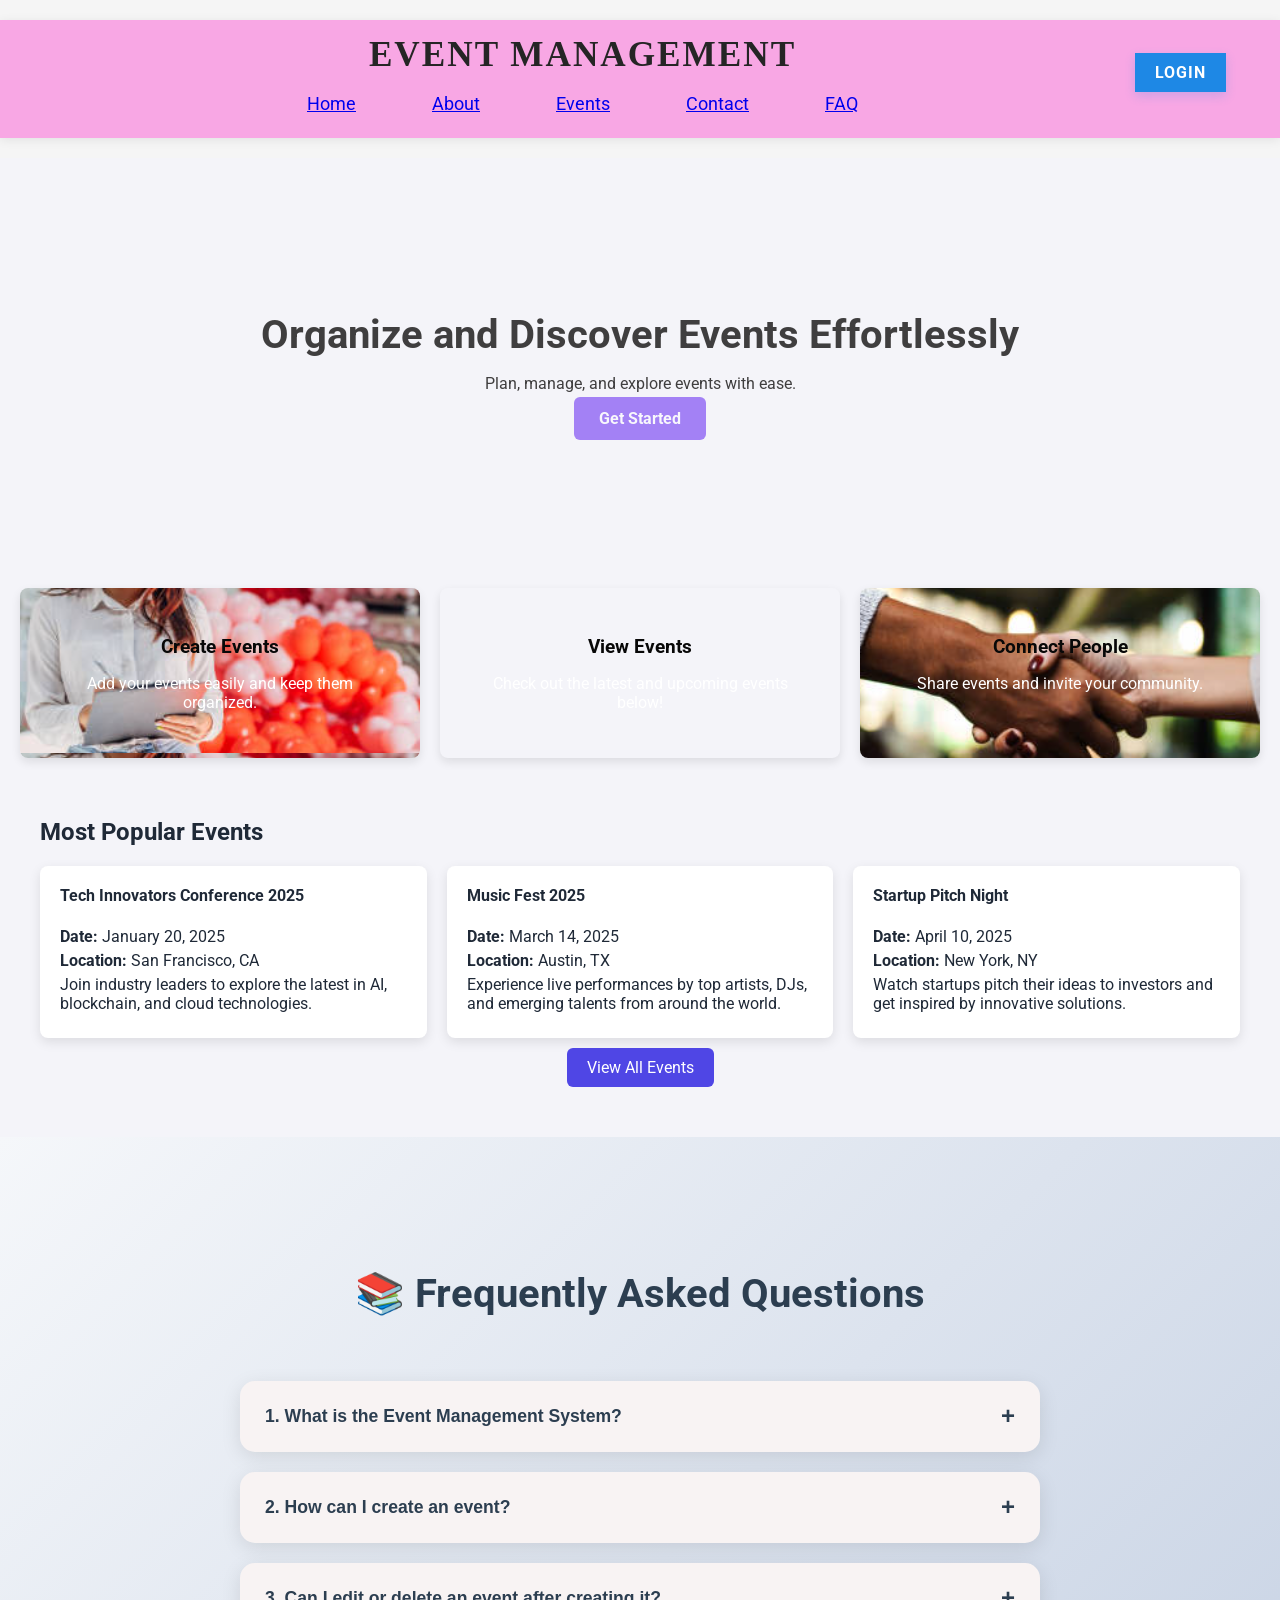
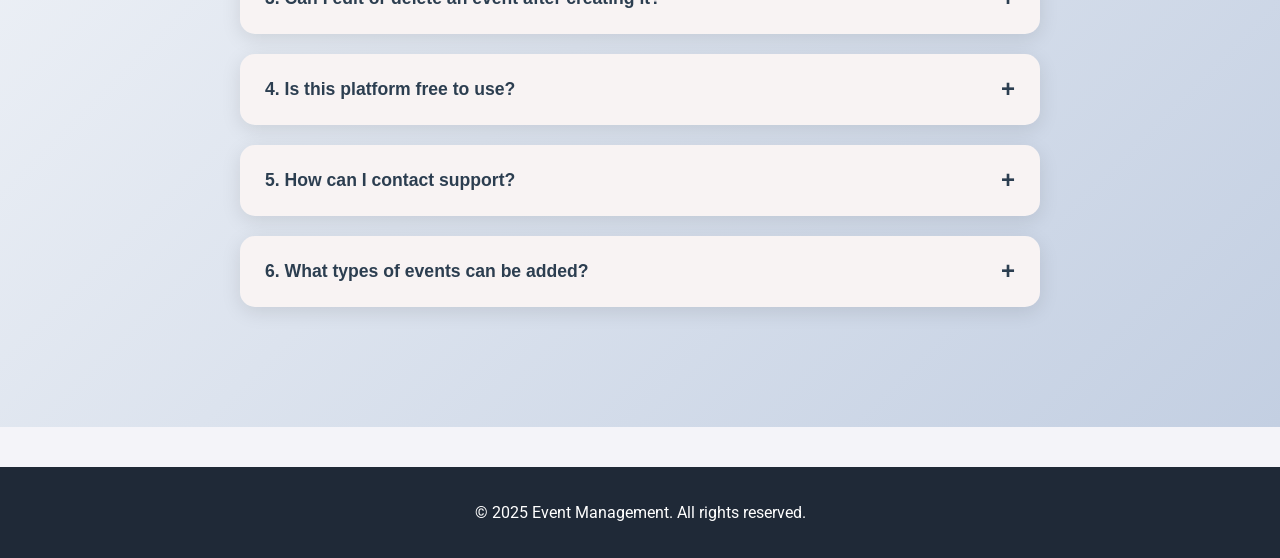
<file: frontend/index.html>
<!DOCTYPE html>
<html lang="en">
<head>
  <meta charset="UTF-8">
  <title>Event Management</title>
  <link href="https://fonts.googleapis.com/css2?family=Roboto:wght@400;700&display=swap" rel="stylesheet">
  <style>
    body {
      font-family: 'Roboto', sans-serif;
      margin: 0;
      padding: 0;
      background: #f4f4f9;
      color: #1f2937;
    }

    header {
      background:whitesmoke;
      color: white;
      padding: 20px 0;
    }

    header .container {
      max-width: 1200px;
      margin: auto;
      display: flex;
      width: 90%;
      justify-content: space-between;
      align-items: center;
    }

    .nav-bar-row {
  display: flex;
  flex-direction: row;
  align-items: flex-start;
  justify-content: space-between;
  width: 100%;
}

.nav-right {
  display: flex;
  align-items: center;
  gap: 16px;
  margin-top: 18px;
  margin-right: 24px;
}
/* Navbar Base */
.navbar {
  display: flex;
  flex-direction: column;
  align-items: center;
  background-color: rgb(248, 167, 228);
  padding: 15px 30px 0 30px;
  box-shadow: 0 2px 10px rgba(0, 0, 0, 0.08);
  position: sticky;
  top: 0;
  z-index: 100;
  transition: background-color 0.3s ease;
/* Center nav-left content vertically and horizontally */
.nav-left {
  display: flex;
  flex-direction: column;
  align-items: center;
  width: 100%;
}

.nav-left .brand-text {
  font-size: 2.2rem;
  font-weight: bold;
  font-family: 'Times New Roman', Times, serif;
  color: rgb(37, 37, 37);
  text-transform: uppercase;
  letter-spacing: 2px;
  margin-bottom: 0.3em;
}

.nav-left a {
  display: inline-block;
  margin: 0 10px;
  font-size: 1.1rem;
}
}

/* Left Branding */
.nav-left .brand-text {
  font-size: 1.8rem;
  font-weight: bold;
  color: #f8f9f9;
  text-transform: uppercase;
  letter-spacing: 1px;
}

/* Right Side Buttons */
.nav-left {
  display: flex;
  flex-direction: column;
  align-items: center;
  width: 100%;
}

.nav-links-row {
  display: flex;
  flex-direction: row;
  justify-content: center;
  gap: 24px;
  margin-bottom: 1em;
}

.nav-left a {
  display: inline-block;
  margin: 0 10px;
  font-size: 1.1rem;
  text-align: center;
  padding: 8px 16px;
}

/* Theme Toggle Button */
.theme-toggle {
  background-color: #f1f1f1;
  color: #333;
}

.theme-toggle:hover {
  background-color: #e0e0e0;
}

/* Login Button */
.login-btn {
  background-color: #1e88e5;
  color: #fff;
  font-weight: 500;
  padding: 10px 20px;
  border-radius:0px;
  transition: background-color 0.3s ease;
  box-shadow: 0 4px 10px rgba(30, 136, 229, 0.2);
  font-size: 1rem;
  font-weight: 600;
  display: flex;
  align-items: center;
  justify-content: center;
  text-decoration: none;
  text-transform: uppercase;
  letter-spacing: 1px;
}
.login-btn:focus {
  outline: none;
  box-shadow: 0 0 0 3px rgba(30, 136, 229, 0.3);
}

/* Dark Mode Support */
body.dark-mode {
  background-color: #121212;
  color: #fff;
}

body.dark-mode .navbar {
  background-color: #1e1e1e;
}

body.dark-mode .theme-toggle {
  background-color: #333;
  color: #fff;
}

body.dark-mode .login-btn {
  background-color: #90caf9;
  color: #000;
}
/* Navbar Responsive */
@media (max-width: 768px) {
  .navbar {
    flex-direction: column;
    align-items: flex-start;
  }

  .nav-right {
    width: 100%;
    justify-content: space-between;
  }

  .nav-right button {
    width: 100%;
    text-align: center;
  }
}

    .hero {
      background: url('https://png.pngtree.com/thumb_back/fh260/background/20210908/pngtree-event-wedding-field-cloth-image_828186.jpg') center/cover no-repeat;
      color: rgba(44, 43, 43, 0.906);
      text-align: center;
      padding: 120px 20px;
    }

    .hero h2 {
      font-size: 2.5rem;
      margin-bottom: 10px;
    }

    .hero .btn {
      background: rgb(163, 129, 245);
      color: #f8f7fc;
      padding: 12px 25px;
      text-decoration: none;
      border-radius: 6px;
      font-weight: bold;
      transition: 0.3s;
    }

    .hero .btn:hover {
      background: #7338e1;
    }

    .features {
      display: grid;
      grid-template-columns: repeat(auto-fit, minmax(300px, 1fr));
      gap: 20px;
      margin-top: 40px;
      padding: 0 20px;
    }

    .feature-card{
      color: white;
      padding: 30px;
      border-radius: 8px;
      box-shadow: 0 4px 10px rgba(16, 16, 16, 0.1);
      text-align: center;
    }


    .feature-card h3 {
      color: #080808;
      margin-bottom: 10px;
    }

    #eventPreview {
      max-width: 1200px;
      margin: 60px auto;
      padding: 0 20px;
    }

    .event-list {
      display: grid;
      grid-template-columns: repeat(auto-fit, minmax(280px, 1fr));
      gap: 20px;
      margin-top: 20px;
    }

    .event-card {
      background: white;
      border-radius: 8px;
      box-shadow: 0 4px 12px rgba(0,0,0,0.1);
      padding: 20px;
      transition: 0.3s;
    }

    .event-card:hover {
      transform: translateY(-5px);
      box-shadow: 0 6px 15px rgba(0,0,0,0.15);
    }

    .event-card h4 {
      margin-top: 0;
      color: #1f2937;
    }

    .event-card p {
      margin: 5px 0;
    }
    .faq-section {
  padding: 100px 20px;
  background: linear-gradient(135deg, #f5f7fa 0%, #c3cfe2 100%);
}

.faq-section h2 {
  text-align: center;
  font-size: 2.5rem;
  margin-bottom: 4rem;
  color: #2c3e50;
}

.faq-container {
  max-width: 800px;
  margin: 0 auto;
}

.faq {
  background: rgb(248, 243, 243);
  margin-bottom: 20px;
  border-radius: 15px;
  box-shadow: 0 5px 20px rgba(0, 0, 0, 0.1);
  overflow: hidden;
  opacity: 0;
  transform: translateX(-50px);
  animation: slideInLeft 0.8s ease-out forwards;
}

.faq:nth-child(1) {
  animation-delay: 0.1s;
}
.faq:nth-child(2) {
  animation-delay: 0.2s;
}
.faq:nth-child(3) {
  animation-delay: 0.3s;
}
.faq:nth-child(4) {
  animation-delay: 0.4s;
}
.faq:nth-child(5) {
  animation-delay: 0.5s;
}
.faq:nth-child(6) {
  animation-delay: 0.6s;
}

@keyframes slideInLeft {
  to {
    opacity: 1;
    transform: translateX(0);
  }
}

.faq-question {
  width: 100%;
  padding: 25px;
  background: none;
  border: none;
  text-align: left;
  font-size: 1.1rem;
  font-weight: 600;
  color: #2c3e50;
  cursor: pointer;
  transition: all 0.3s ease;
  position: relative;
}

.faq-question::after {
  content: "+";
  position: absolute;
  right: 25px;
  top: 50%;
  transform: translateY(-50%);
  font-size: 1.5rem;
  transition: transform 0.3s ease;
}

.faq-question:hover {
  background: #f8f9fa;
}

.faq-question.active::after {
  transform: translateY(-50%) rotate(45deg);
}

.faq-answer {
  padding: 0 25px;
  max-height: 0;
  overflow: hidden;
  transition: all 0.3s ease;
  background: #f8f9fa;
  color: #6c757d;
  line-height: 1.6;
}

.faq-answer.active {
  padding: 25px;
  max-height: 200px;
}

    footer {
      text-align: center;
      padding: 20px;
      background: #1f2937;
      color: white;
      margin-top: 40px;
    }

    .faq-answer.active {
  padding: 25px;
  max-height: 200px;
}

  </style>
</head>
<body>
  <header>
        <nav class="navbar">
    <div class="nav-bar-row">
      <div class="nav-left">
        <span class="brand-text center-brand">EVENT MANAGEMENT </span>
        <div class="nav-links-row">
          <a href="index.html" class="nav-link">Home</a>
          <a href="about.html" class="nav-link">About</a>
          <a href="dashboard.html" class="nav-link">Events</a>
          <a href="contact.html" class="nav-link">Contact</a>
          <a href="index.html#FAQ" class="nav-link">FAQ</a>
        </div>
      </div>
      <div class="nav-right">
      <a href="register.html" class="login-btn" id="loginNavBtn"><b>Login</b></a>
      </div>
    </div>
  </nav>
  </header>

  <section class="hero">
    <div class="container">
      <h2>Organize and Discover Events Effortlessly</h2>
      <p>Plan, manage, and explore events with ease.</p>
      <a href="dashboard.html" class="btn">Get Started</a>
    </div>
  </section>

  <section class="features container">
    <div class="feature-card" style ="background-image: url('createe.png');">

      <h3>Create Events</h3>
      <p>Add your events easily and keep them organized.</p>
    </div>
    <div class="feature-card" style ="background-image: url('https://media.istockphoto.com/id/953517736/photo/wedding-planner-background.jpg?s=612x612&w=0&k=20&c=8dkczTP-UyL8myJbEBThqxk5tCvvfCVEopHzl_fogf0=');">
      <h3>View Events</h3>
      <p>Check out the latest and upcoming events below!</p>
    </div>
    <div class="feature-card" style ="background-image: url('connect.png');">
      <h3>Connect People</h3>
      <p>Share events and invite your community.</p>
    </div>
  </section>

  <section id="eventPreview">
    <h2>Most Popular Events </h2>
    <div id="eventList" class="event-list">
  <div class="event-card">
    <h4>Tech Innovators Conference 2025</h4>
    <p><strong>Date:</strong> January 20, 2025</p>
    <p><strong>Location:</strong> San Francisco, CA</p>
    <p>Join industry leaders to explore the latest in AI, blockchain, and cloud technologies.</p>
  </div>

  <div class="event-card">
    <h4>Music Fest 2025</h4>
    <p><strong>Date:</strong> March 14, 2025</p>
    <p><strong>Location:</strong> Austin, TX</p>
    <p>Experience live performances by top artists, DJs, and emerging talents from around the world.</p>
  </div>

  <div class="event-card">
    <h4>Startup Pitch Night</h4>
    <p><strong>Date:</strong> April 10, 2025</p>
    <p><strong>Location:</strong> New York, NY</p>
    <p>Watch startups pitch their ideas to investors and get inspired by innovative solutions.</p>
  </div>
</div>

    <div style="text-align:center; margin-top:20px;">
      <a href="dashboard.html" class="btn" style="background:#4f46e5;color:white;text-decoration:none;padding:10px 20px;border-radius:6px;">View All Events</a>
    </div>
  </section>

  <section class="faq-section">
        <h2> 📚 Frequently Asked Questions</h2>

        <div class="faq-container">
          <div class="faq">
            <button class="faq-question" onclick="toggleFAQ(this)">
              1. What is the Event Management System?
            </button>
            <div class="faq-answer">
              It’s a platform that allows users to create, manage, and browse upcoming events easily in one place.
            </div>
          </div>

          <div class="faq">
            <button class="faq-question" onclick="toggleFAQ(this)">
              2. How can I create an event?
            </button>
            <div class="faq-answer">
              You can log in to your account and navigate to the “Events” page to add new events with details like title, date, and location.
            </div>
          </div>

          <div class="faq">
            <button class="faq-question" onclick="toggleFAQ(this)">
              3. Can I edit or delete an event after creating it?
            </button>
            <div class="faq-answer">
              Yes, registered users can edit or delete their events anytime through the dashboard.
            </div>
          </div>

          <div class="faq">
            <button class="faq-question" onclick="toggleFAQ(this)">
              4. Is this platform free to use?
            </button>
            <div class="faq-answer">
              Yes, our Event Management System is completely free for event organizers and participants.
            </div>
          </div>

          <div class="faq">
            <button class="faq-question" onclick="toggleFAQ(this)">
              5. How can I contact support?
            </button>
            <div class="faq-answer">
              You can fill out the “Contact Us” form above, and our support team will reach out within 24 hours.
            </div>
          </div>

          <div class="faq">
            <button class="faq-question" onclick="toggleFAQ(this)">
              6. What types of events can be added?
            </button>
            <div class="faq-answer">
              Our system supports all types of events — conferences, workshops, concerts, webinars, and more.
            </div>
          </div>
        </div>
      </section>


  <footer>
    <p>&copy; 2025 Event Management. All rights reserved.</p>
  </footer>

  
  <script>
    // Load events from backend
    async function loadEvents() {
      const eventList = document.getElementById('eventList');
      try {
        const res = await fetch('http://localhost:5000/events');
        const events = await res.json();

        if (!events.length) {
          eventList.innerHTML = "<p>No events have been added yet. Be the first to create one!</p>";
          return;
        }

        eventList.innerHTML = '';
        events.slice(0, 3).forEach(event => {
          const card = document.createElement('div');
          card.className = 'event-card';
          card.innerHTML = `
            <h4>${event.title}</h4>
            <p><strong>Date:</strong> ${event.date}</p>
            <p><strong>Location:</strong> ${event.location}</p>
            <p>${event.description}</p>
          `;
          eventList.appendChild(card);
        });
      } catch (err) {
        eventList.innerHTML = "<p style='color:red;'>⚠️ Failed to load events. Please make sure your backend is running.</p>";
      }
    }

    // Contact Form Submit
    document.getElementById('contactForm').addEventListener('submit', (e) => {
      e.preventDefault();
      const name = document.getElementById('name').value;
      const email = document.getElementById('email').value;
      const message = document.getElementById('message').value;

      alert(`Thank you ${name}! Your message has been received.\nWe'll contact you at ${email}.`);
      document.getElementById('contactForm').reset();
    });

    window.onload = loadEvents;

  // FAQ toggle
  function toggleFAQ(button) {
    const answer = button.nextElementSibling;
    button.classList.toggle("active");
    answer.classList.toggle("active");
  }

  function toggleFAQ(button) {
    const allAnswers = document.querySelectorAll(".faq-answer");
    const allQuestions = document.querySelectorAll(".faq-question");

    allAnswers.forEach(ans => ans.classList.remove("active"));
    allQuestions.forEach(q => q.classList.remove("active"));

    const answer = button.nextElementSibling;
    button.classList.toggle("active");
    answer.classList.toggle("active");
  }
  localStorage.setItem("isLoggedIn", "true");
  localStorage.removeItem("isLoggedIn");

  // Run when page loads
  window.onload = function() {
    const isLoggedIn = localStorage.getItem("isLoggedIn");

    // Show/Hide buttons or links
    const loginLink = document.getElementById("loginLink");
    const registerLink = document.getElementById("registerLink");
    const getStartedBtn = document.getElementById("getStartedBtn");

    if (isLoggedIn === "true") {
      // Hide Login/Register links
      if (loginLink) loginLink.style.display = "none";
      if (registerLink) registerLink.style.display = "none";

      // Change "Get Started" to "Go to Dashboard" or Add Event
      if (getStartedBtn) {
        getStartedBtn.textContent = "Add Event";
        getStartedBtn.href = "events.html";
      }
    } else {
      // Not logged in → only show public links
      if (getStartedBtn) {
        getStartedBtn.textContent = "Get Started";
        getStartedBtn.href = "login.html";
      }
    }
    // -------------------------------
// SHOW PROFILE WHEN LOGGED IN
// -------------------------------
function updateNavbar() {
  const loginBtn = document.getElementById("loginNavBtn");

  // Create profile box (only once)
  let profileBox = document.getElementById("profileBox");
  if (!profileBox) {
    profileBox = document.createElement("div");
    profileBox.id = "profileBox";
    profileBox.style.display = "none";
    profileBox.style.alignItems = "center";
    profileBox.style.background = "#ffffff";
    profileBox.style.padding = "8px 16px";
    profileBox.style.borderRadius = "50px";
    profileBox.style.boxShadow = "0 3px 10px rgba(0,0,0,0.15)";
    profileBox.style.gap = "12px";
    profileBox.style.cursor = "pointer";
    profileBox.style.fontWeight = "bold";

    profileBox.innerHTML = `
      <img src="https://cdn-icons-png.flaticon.com/512/3177/3177440.png"
           style="width:40px;height:40px;border-radius:50%;">
      <span id="navUsername" style="font-size:1rem;color:#333;"></span>
      <button id="logoutBtn" 
        style="
          margin-left:10px;
          padding:6px 14px;
          border:none;
          border-radius:20px;
          background:#e63946;
          color:white;
          font-size:0.9rem;
          cursor:pointer;
        ">Logout</button>
    `;
    document.querySelector(".nav-right").appendChild(profileBox);
  }

  const loggedInUser = localStorage.getItem("loggedInUser");
  const isLoggedIn = localStorage.getItem("isLoggedIn");

  if (isLoggedIn === "true" && loggedInUser) {
    loginBtn.style.display = "none"; // hide login
    document.getElementById("navUsername").textContent = loggedInUser;
    profileBox.style.display = "flex";
  } else {
    loginBtn.style.display = "flex";
    profileBox.style.display = "none";
  }

  // -----------------
  // LOGOUT FUNCTION
  // -----------------
  document.getElementById("logoutBtn").onclick = () => {
    localStorage.removeItem("isLoggedIn");
    localStorage.removeItem("loggedInUser");
    window.location.reload();
  };
}

window.addEventListener("load", updateNavbar);

  };

  </script>
</body>
</html>
</file>
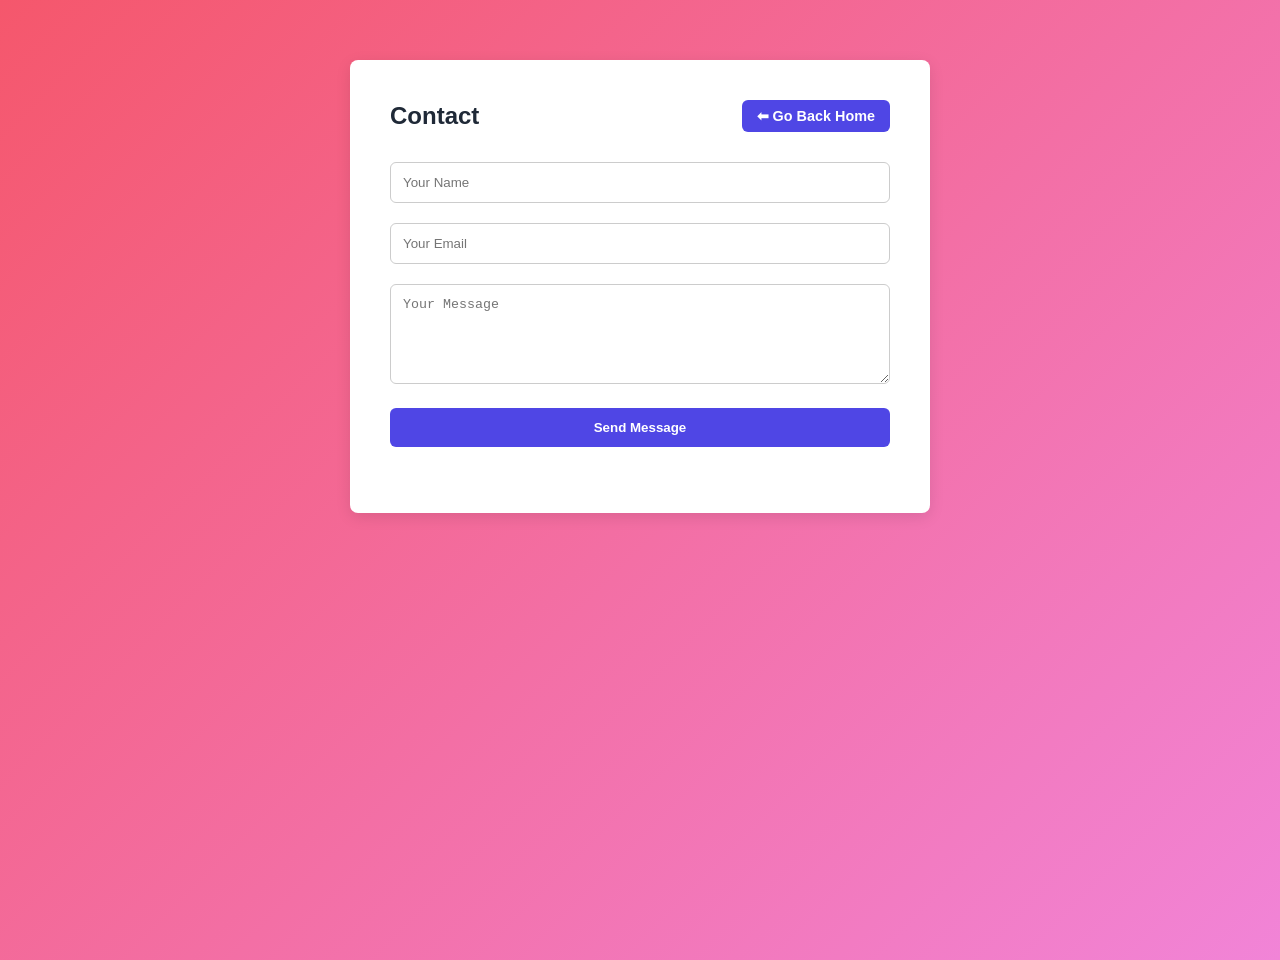
<file: frontend/contact.html>
<!DOCTYPE html>
<html lang="en">
<head>
  <meta charset="UTF-8">
  <title>Contact - Event Management</title>
  <style>
    body {
      font-family: 'Poppins', sans-serif;
      margin: 0;
      padding: 0;
      background: linear-gradient(-45deg, #8ec5fc, #e0c3fc, #f093fb, #f5576c);
      background-size: 400% 400%;
      animation: gradientBG 12s ease infinite;
      color: #333;
      min-height: 100vh;
    }

    @keyframes gradientBG {
      0% { background-position: 0% 50%; }
      50% { background-position: 100% 50%; }
      100% { background-position: 0% 50%; }
    }

    .form-container {
      max-width: 500px;
      background: white;
      padding: 40px;
      margin: 60px auto;
      border-radius: 8px;
      box-shadow: 0 4px 15px rgba(0,0,0,0.1);
    }

    /* --- Header Row (Contact + Go Back Button) --- */
    .header-row {
      display: flex;
      justify-content: space-between;
      align-items: center;
      margin-bottom: 20px;
    }

    .header-row h2 {
      margin: 0;
      color: #1f2937;
      font-weight: bold;
    }

    .back-home-btn {
      text-decoration: none;
      color: white;
      background: #4f46e5;
      padding: 8px 15px;
      border-radius: 6px;
      font-size: 0.9rem;
      font-weight: bold;
      transition: background 0.3s;
    }

    .back-home-btn:hover {
      background: #3730a3;
    }

    input, textarea, button {
      width: 100%;
      padding: 12px;
      margin: 10px 0;
      border-radius: 6px;
      border: 1px solid #ccc;
      box-sizing: border-box;
    }

    textarea {
      resize: vertical;
      height: 100px;
    }

    button {
      background: #4f46e5;
      color: white;
      border: none;
      cursor: pointer;
      font-weight: bold;
      transition: 0.3s;
    }

    button:hover {
      background: #6366f1;
    }

    #message {
      margin-top: 10px;
      color: green;
      text-align: center;
    }

    @media (max-width: 600px) {
      .header-row {
        flex-direction: column;
        align-items: flex-start;
        gap: 10px;
      }
    }
  </style>
</head>
<body>
  <div class="form-container">
    <!-- Header Row -->
    <div class="header-row">
      <h2>Contact</h2>
      <a href="index.html" class="back-home-btn">⬅ Go Back Home</a>
    </div>

    <form id="contactForm">
      <input type="text" id="name" placeholder="Your Name" required>
      <input type="email" id="email" placeholder="Your Email" required>
      <textarea id="messageText" placeholder="Your Message" required></textarea>
      <button type="submit">Send Message</button>
    </form>

    <p id="message"></p>
  </div>

  <script>
    const contactForm = document.getElementById('contactForm');
    contactForm.addEventListener('submit', (e) => {
      e.preventDefault();
      document.getElementById('message').textContent =
        "✅ Thank you! Your message has been sent.";
      contactForm.reset();
    });
  </script>
</body>
</html>
</file>
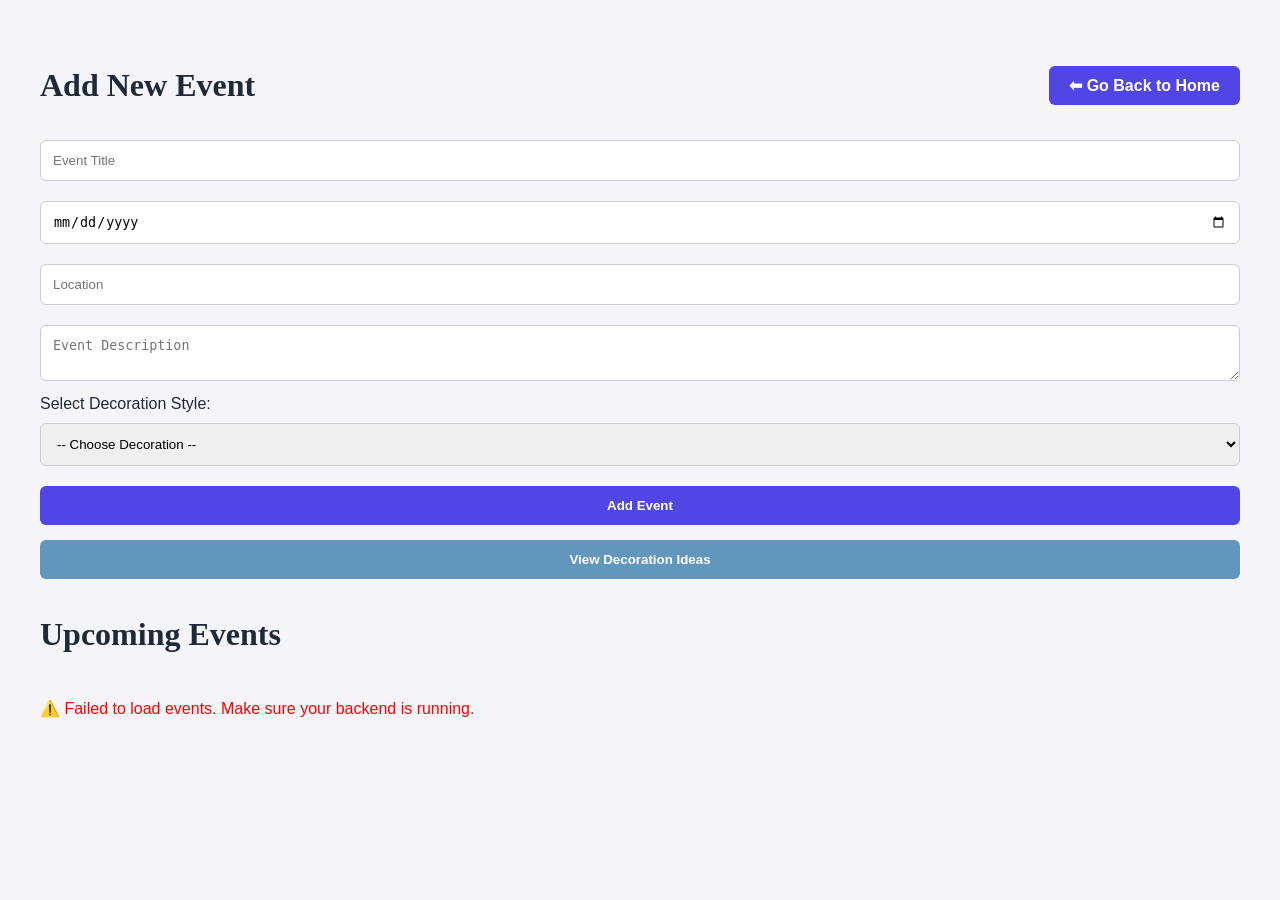
<file: frontend/dashboard.html>
<!DOCTYPE html>
<html lang="en">
<head>
  <meta charset="UTF-8">
  <title>Events - Event Management</title>
  <style>
    /* --- General Styles --- */
    body {
      font-family: Arial, sans-serif;
      margin: 0;
      padding: 0;
      background: #f4f4f9;
      color: #1f2937;
    }

    .container {
      max-width: 1200px;
      margin: auto;
      padding: 40px 20px;
    }

    h2 {
      color: #1f2937;
      font-family: 'Times New Roman', Times, serif;
      font-size: 32px;
      font-weight: bold;
    }

    /* --- Header (Title + Go Back Button) --- */
    .header-row {
      display: flex;
      justify-content: space-between;
      align-items: center;
      flex-wrap: wrap;
    }

    .back-home-btn {
      background: #4f46e5;
      color: white;
      text-decoration: none;
      padding: 10px 20px;
      border-radius: 6px;
      font-weight: bold;
      transition: background 0.3s;
    }

    .back-home-btn:hover {
      background: #3730a3;
    }

    /* --- Event Form --- */
    .event-form input,
    .event-form textarea,
    .event-form select,
    .event-form button {
      width: 100%;
      padding: 12px;
      margin: 10px 0;
      border-radius: 6px;
      border: 1px solid #ccc;
      box-sizing: border-box;
    }

    .event-form button {
      background: #4f46e5;
      color: white;
      border: none;
      cursor: pointer;
      font-weight: bold;
      transition: 0.3s;
    }

    .event-form button:hover {
      background: #6366f1;
    }

    /* --- Event Cards --- */
    .events-grid {
      display: grid;
      grid-template-columns: repeat(auto-fit, minmax(280px, 1fr));
      gap: 20px;
      margin-top: 30px;
    }

    .event-card {
      background: white;
      padding: 20px;
      border-radius: 8px;
      box-shadow: 0 4px 12px rgba(0,0,0,0.1);
      transition: 0.3s;
    }

    .event-card:hover {
      transform: translateY(-5px);
      box-shadow: 0 6px 15px rgba(0,0,0,0.15);
    }

    .event-card h3 {
      margin-top: 0;
      color: #1f2937;
    }

    .event-card p {
      margin: 5px 0;
    }

    /* --- Responsive --- */
    @media (max-width: 600px) {
      .header-row {
        flex-direction: column;
        align-items: flex-start;
        gap: 10px;
      }
    }
  </style>
</head>
<body>
  <div class="container">

    <!-- ✅ Title and Go Back button on same line -->
    <div class="header-row">
      <h2>Add New Event</h2>
      <a href="index.html" class="back-home-btn">⬅ Go Back to Home</a>
    </div>

    <!-- ✅ Add Event Form -->
    <form id="addEventForm" class="event-form">
      <input type="text" id="title" placeholder="Event Title" required>
      <input type="date" id="date" required>
      <input type="text" id="location" placeholder="Location" required>
      <textarea id="description" placeholder="Event Description" required></textarea>

      <!-- ✅ New: Decoration Selector -->
      <label for="decoration">Select Decoration Style:</label>
      <select id="decoration" required>
        <option value="">-- Choose Decoration --</option>
        <option value="wedding">Wedding Decor</option>
        <option value="birthday">Birthday Party</option>
        <option value="corporate">Corporate Event</option>
        <option value="college">College Fest</option>
        <option value="farewell">Farewell Party</option>
        <option value="festival">Festival Theme</option>
      </select>

      <button type="submit">Add Event</button>

      <!-- ✅ New: View Decoration Button -->
      <button type="button" id="viewDecorBtn" style="background:#6197bd; margin-top:5px;">
        View Decoration Ideas
      </button>
    </form>

    <h2>Upcoming Events</h2>
    <div id="eventsList" class="events-grid"></div>
  </div>

  <script>
    const addEventForm = document.getElementById('addEventForm');
    const eventsList = document.getElementById('eventsList');
    const viewDecorBtn = document.getElementById('viewDecorBtn');

    // ✅ Redirect to Decoration Page
    viewDecorBtn.addEventListener('click', () => {
      window.location.href = 'decoration.html';
    });

    // ✅ Load events from backend
    async function loadEvents() {
      try {
        const res = await fetch('http://localhost:5000/events');
        const events = await res.json();
        eventsList.innerHTML = '';

        if (!events.length) {
          eventsList.innerHTML = "<p>No events found. Add one above!</p>";
          return;
        }

        events.forEach(event => {
          const card = document.createElement('div');
          card.className = 'event-card';
          card.innerHTML = `
            <h3>${event.title}</h3>
            <p><strong>Date:</strong> ${event.date}</p>
            <p><strong>Location:</strong> ${event.location}</p>
            <p><strong>Decoration:</strong> ${event.decoration || 'Not selected'}</p>
            <p>${event.description}</p>
          `;
          eventsList.appendChild(card);
        });
      } catch (err) {
        eventsList.innerHTML = "<p style='color:red;'>⚠️ Failed to load events. Make sure your backend is running.</p>";
      }
    }

    // ✅ Add new event and redirect to home
    if (addEventForm) {
      addEventForm.addEventListener('submit', async (e) => {
        e.preventDefault();
        const title = document.getElementById('title').value;
        const date = document.getElementById('date').value;
        const location = document.getElementById('location').value;
        const description = document.getElementById('description').value;
        const decoration = document.getElementById('decoration').value;

        try {
          const res = await fetch('http://localhost:5000/events', {
            method: 'POST',
            headers: { 'Content-Type': 'application/json' },
            body: JSON.stringify({ title, date, location, description, decoration })
          });
          const data = await res.json();

          alert(data.message || '🎉 Event added successfully!');
          addEventForm.reset();
          // ✅ Auto-fill decoration if selected from decoration page
window.addEventListener('load', () => {
  const savedDecor = localStorage.getItem('selectedDecoration');
  if (savedDecor) {
    document.getElementById('decoration').value = savedDecor;
    localStorage.removeItem('selectedDecoration'); // clear after use
  }
});

          // ✅ Redirect to home page after 1.5 seconds
          setTimeout(() => {
            window.location.href = 'index.html';
          }, 1500);

        } catch (err) {
          alert('❌ Error adding event. Please make sure the backend is running.');
        }
      });
    }

    // ✅ Load events on page load
    window.onload = loadEvents;
  </script>
</body>
</html>
</file>
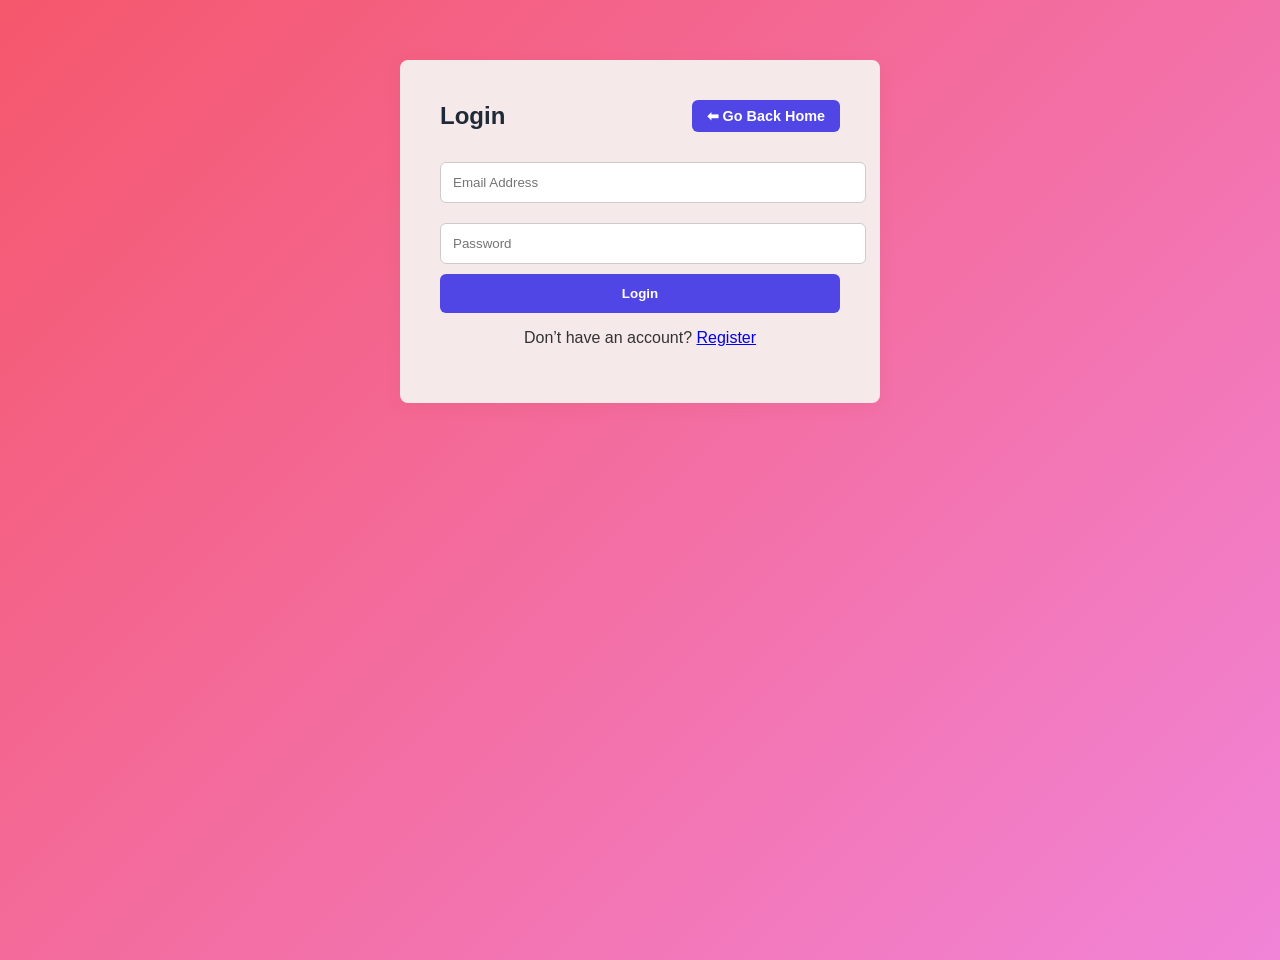
<file: frontend/login.html>
<!DOCTYPE html>
<html lang="en">
<head>
  <meta charset="UTF-8">
  <title>Login - Event Management</title>
  <style>
    body {
      font-family: 'Poppins', sans-serif;
      margin: 0;
      padding: 0;
      background: linear-gradient(-45deg, #8ec5fc, #e0c3fc, #f093fb, #f5576c);
      background-size: 400% 400%;
      animation: gradientBG 12s ease infinite;
      color: #333;
      min-height: 100vh;
    }

    @keyframes gradientBG {
      0% { background-position: 0% 50%; }
      50% { background-position: 100% 50%; }
      100% { background-position: 0% 50%; }
    }

    .form-container {
      max-width: 400px;
      background: rgb(245, 233, 233);
      padding: 40px;
      margin: 60px auto;
      border-radius: 8px;
      box-shadow: 0 4px 15px rgba(193, 68, 68, 0.1);
    }

    /* Header Row: Login title (left) and Home link (right) */
    .header-row {
      display: flex;
      justify-content: space-between;
      align-items: center;
      margin-bottom: 20px;
    }

    .header-row h2 {
      margin: 0;
      color: #1f2937;
      font-weight: bold;
    }

    .back-home-btn {
      text-decoration: none;
      color: #fff;
      background: #4f46e5;
      padding: 8px 15px;
      border-radius: 6px;
      font-size: 0.9rem;
      font-weight: bold;
      transition: background 0.3s;
    }

    .back-home-btn:hover {
      background: #3730a3;
    }

    input {
      width: 100%;
      padding: 12px;
      margin: 10px 0;
      border-radius: 6px;
      border: 1px solid #ccc;
    }

    button {
      width: 100%;
      padding: 12px;
      background: #4f46e5;
      color: white;
      border: none;
      border-radius: 6px;
      cursor: pointer;
      font-weight: bold;
    }

    button:hover {
      background: #6366f1;
    }

    p {
      margin-top: 10px;
      text-align: center;
    }

    #message {
      color: red;
      margin-top: 10px;
      text-align: center;
    }
  </style>
</head>
<body>
  <div class="form-container">
    <!-- Header Row -->
    <div class="header-row">
      <h2>Login</h2>
      <a href="index.html" class="back-home-btn">⬅ Go Back Home</a>
    </div>

    <form id="loginForm">
      <input type="email" id="email" placeholder="Email Address" required>
      <input type="password" id="password" placeholder="Password" required>
      <button type="submit">Login</button>
    </form>

    <p id="message"></p>
    <p>Don’t have an account? <a href="register.html">Register</a></p>
  </div>

  <script>
    const loginForm = document.getElementById('loginForm');

    loginForm.addEventListener('submit', async (e) => {
      e.preventDefault();
      const email = document.getElementById('email').value;
      const password = document.getElementById('password').value;

      try {
        const res = await fetch('http://localhost:5000/login', {
          method: 'POST',
          headers: { 'Content-Type': 'application/json' },
          body: JSON.stringify({ email, password })
        });

        const data = await res.json();
        document.getElementById('message').textContent = data.message;

        if (res.ok) {
          // ✅ Save login state and user name
          localStorage.setItem("isLoggedIn", "true");
          localStorage.setItem("userName", data.name || "User");

          // ✅ Redirect to home page
          window.location.href = "index.html";
        }
      } catch {
        document.getElementById('message').textContent = "Server error. Try again.";
      }
      
    });
  </script>

</body>
</html>
</file>
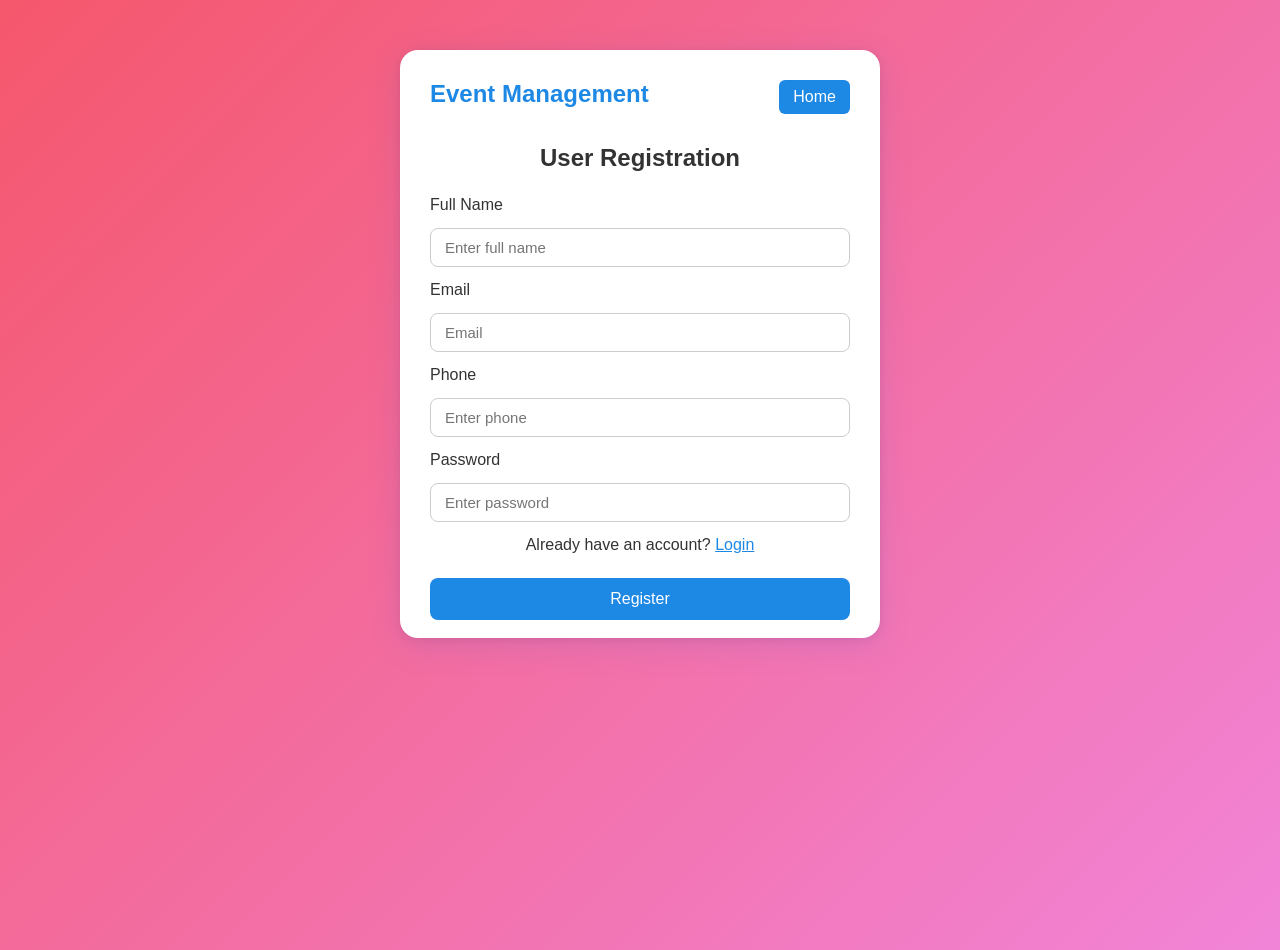
<file: frontend/register.html>
<!DOCTYPE html>
<html lang="en">
<head>
  <meta charset="UTF-8" />
  <title>Event - Register</title>
  <style>
    /* ===== Reset & Base Styling ===== */
    * {
      margin: 0;
      padding: 0;
      box-sizing: border-box;
    }

    body {
      font-family: "Segoe UI", sans-serif;
      background: linear-gradient(-45deg, #8ec5fc, #e0c3fc, #f093fb, #f5576c);
      background-size: 400% 400%;
      animation: gradientBG 12s ease infinite;
      color: #333;
      min-height: 100vh;
    }

    @keyframes gradientBG {
      0% {background-position: 0% 50%;}
      50% {background-position: 100% 50%;}
      100% {background-position: 0% 50%;}
    }

    /* ===== Container & Header ===== */
    .container {
      max-width: 480px;
      margin: 50px auto;
      padding: 30px 30px 18px 30px;
      background: #fff;
      box-shadow: 0 8px 32px rgba(106,90,205,0.18), 0 1.5px 8px rgba(0,0,0,0.08);
      border-radius: 18px;
      position: relative;
      transition: 0.25s;
    }

    .header {
      display: flex;
      justify-content: space-between;
      margin-bottom: 30px;
    }

    .brand {
      font-size: 1.5rem;
      color: #1e88e5;
      font-weight: 700;
    }

    .home-btn {
      background: #1e88e5;
      color: white;
      padding: 8px 14px;
      text-decoration: none;
      border-radius: 6px;
    }

    .form-box {
      display: flex;
      flex-direction: column;
      gap: 14px;
    }

    .form-box h2 {
      text-align: center;
      margin-bottom: 10px;
    }

    .input-group {
      position: relative;
    }

    .input-group input {
      width: 100%;
      padding: 10px 14px;
      border-radius: 8px;
      border: 1px solid #ccc;
      font-size: 15px;
    }

    button {
      padding: 12px;
      background: #1e88e5;
      color: white;
      border: none;
      border-radius: 8px;
      font-size: 16px;
      cursor: pointer;
      margin-top: 10px;
    }

    p {
      text-align: center;
    }

    p a {
      color: #1e88e5;
    }
  </style>
</head>
<body>
  <div class="container">
    <div class="header">
      <span class="brand">Event Management</span>
      <a href="index.html" class="home-btn">Home</a>
    </div>

    <div class="form-box">
      <h2>User Registration</h2>

      <label>Full Name</label>
      <div class="input-group">
        <input type="text" id="regUsername" placeholder="Enter full name" required />
      </div>

      <label>Email</label>
      <div class="input-group">
        <input type="email" id="regEmail" placeholder="Email" required />
      </div>

      <label>Phone</label>
      <div class="input-group">
        <input type="tel" id="regPhone" placeholder="Enter phone" required />
      </div>

      <label>Password</label>
      <div class="input-group">
        <input type="password" id="regPassword" placeholder="Enter password" required />
      </div>

      <p>Already have an account? <a href="login.html">Login</a></p>
      <button id="registerBtn">Register</button>
    </div>
  </div>

  <script>
    document.getElementById("registerBtn").addEventListener("click", async function (e) {
      e.preventDefault();

      const name = document.getElementById("regUsername").value.trim();
      const email = document.getElementById("regEmail").value.trim();
      const contact = document.getElementById("regPhone").value.trim();
      const password = document.getElementById("regPassword").value;

      if (!name || !email || !contact || !password) {
        alert("Please fill all fields.");
        return;
      }

      // validate phone number
      if (!/^\d{10}$/.test(contact)) {
        alert("Phone number must be exactly 10 digits.");
        return;
      }

      const res = await fetch("http://localhost:5000/register", {
        method: "POST",
        headers: { "Content-Type": "application/json" },
        body: JSON.stringify({ name, email, contact, password })
      });

      const data = await res.json();

      if (!res.ok) {
        alert(data.message);
        return;
      }

      // animated popup success
      const successDiv = document.createElement("div");
      successDiv.style.position = "fixed";
      successDiv.style.top = "50%";
      successDiv.style.left = "50%";
      successDiv.style.transform = "translate(-50%, -50%)";
      successDiv.style.background = "#fff";
      successDiv.style.padding = "36px 48px";
      successDiv.style.borderRadius = "18px";
      successDiv.style.boxShadow = "0 8px 32px rgba(30,136,229,0.18)";
      successDiv.innerHTML = `
        <div style="font-size:2.5rem;">🎉</div>
        <div style="font-size:1.3rem;font-weight:600;margin-top:10px;">
          Registration Successful!
        </div>
      `;
      document.body.appendChild(successDiv);

      setTimeout(() => {
        successDiv.remove();
        window.location.href = "login.html";
      }, 1500);
    });
  </script>
</body>
</html>
</file>
